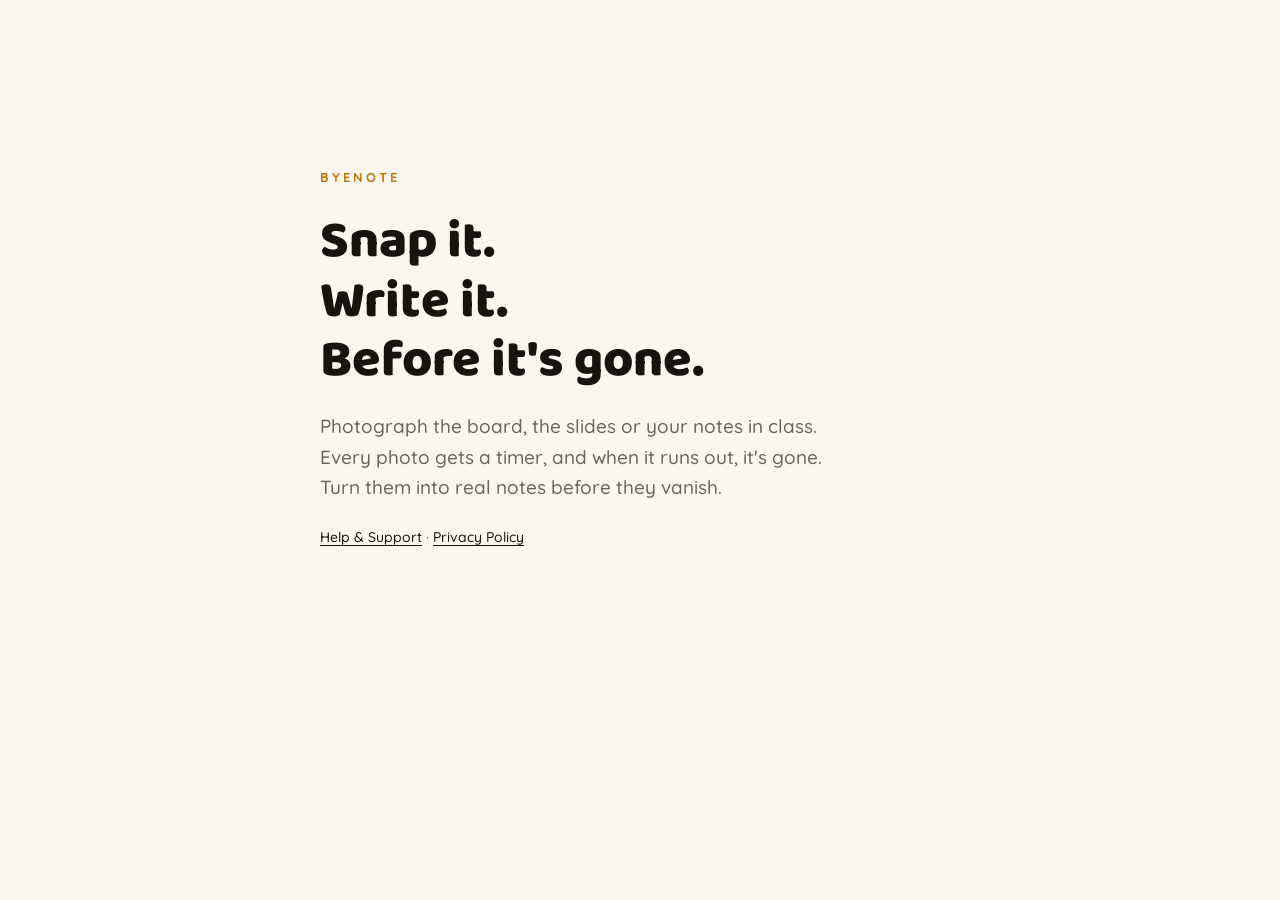
<file: index.html>
<!doctype html>
<html lang="en">
<head>
<meta charset="utf-8">
<meta name="viewport" content="width=device-width, initial-scale=1">
<title>Byenote – Snap it. Write it. Before it's gone.</title>
<meta name="description" content="Photograph your class notes and turn them into real notes before they vanish.">
<link rel="preconnect" href="https://fonts.googleapis.com">
<link rel="preconnect" href="https://fonts.gstatic.com" crossorigin>
<link href="https://fonts.googleapis.com/css2?family=Baloo+2:wght@700;800&family=Quicksand:wght@500;600;700&display=swap" rel="stylesheet">
<link rel="stylesheet" href="styles.css">
</head>
<body>
<main class="home">
  <p class="brand">BYENOTE</p>
  <h1 class="hero">Snap it.<br>Write it.<br>Before it's gone.</h1>
  <p class="lede">Photograph the board, the slides or your notes in class. Every photo gets a timer, and when it runs out, it's gone. Turn them into real notes before they vanish.</p>
  <p class="meta"><a href="support/">Help &amp; Support</a> · <a href="privacy/">Privacy Policy</a></p>
</main>
</body>
</html>
</file>
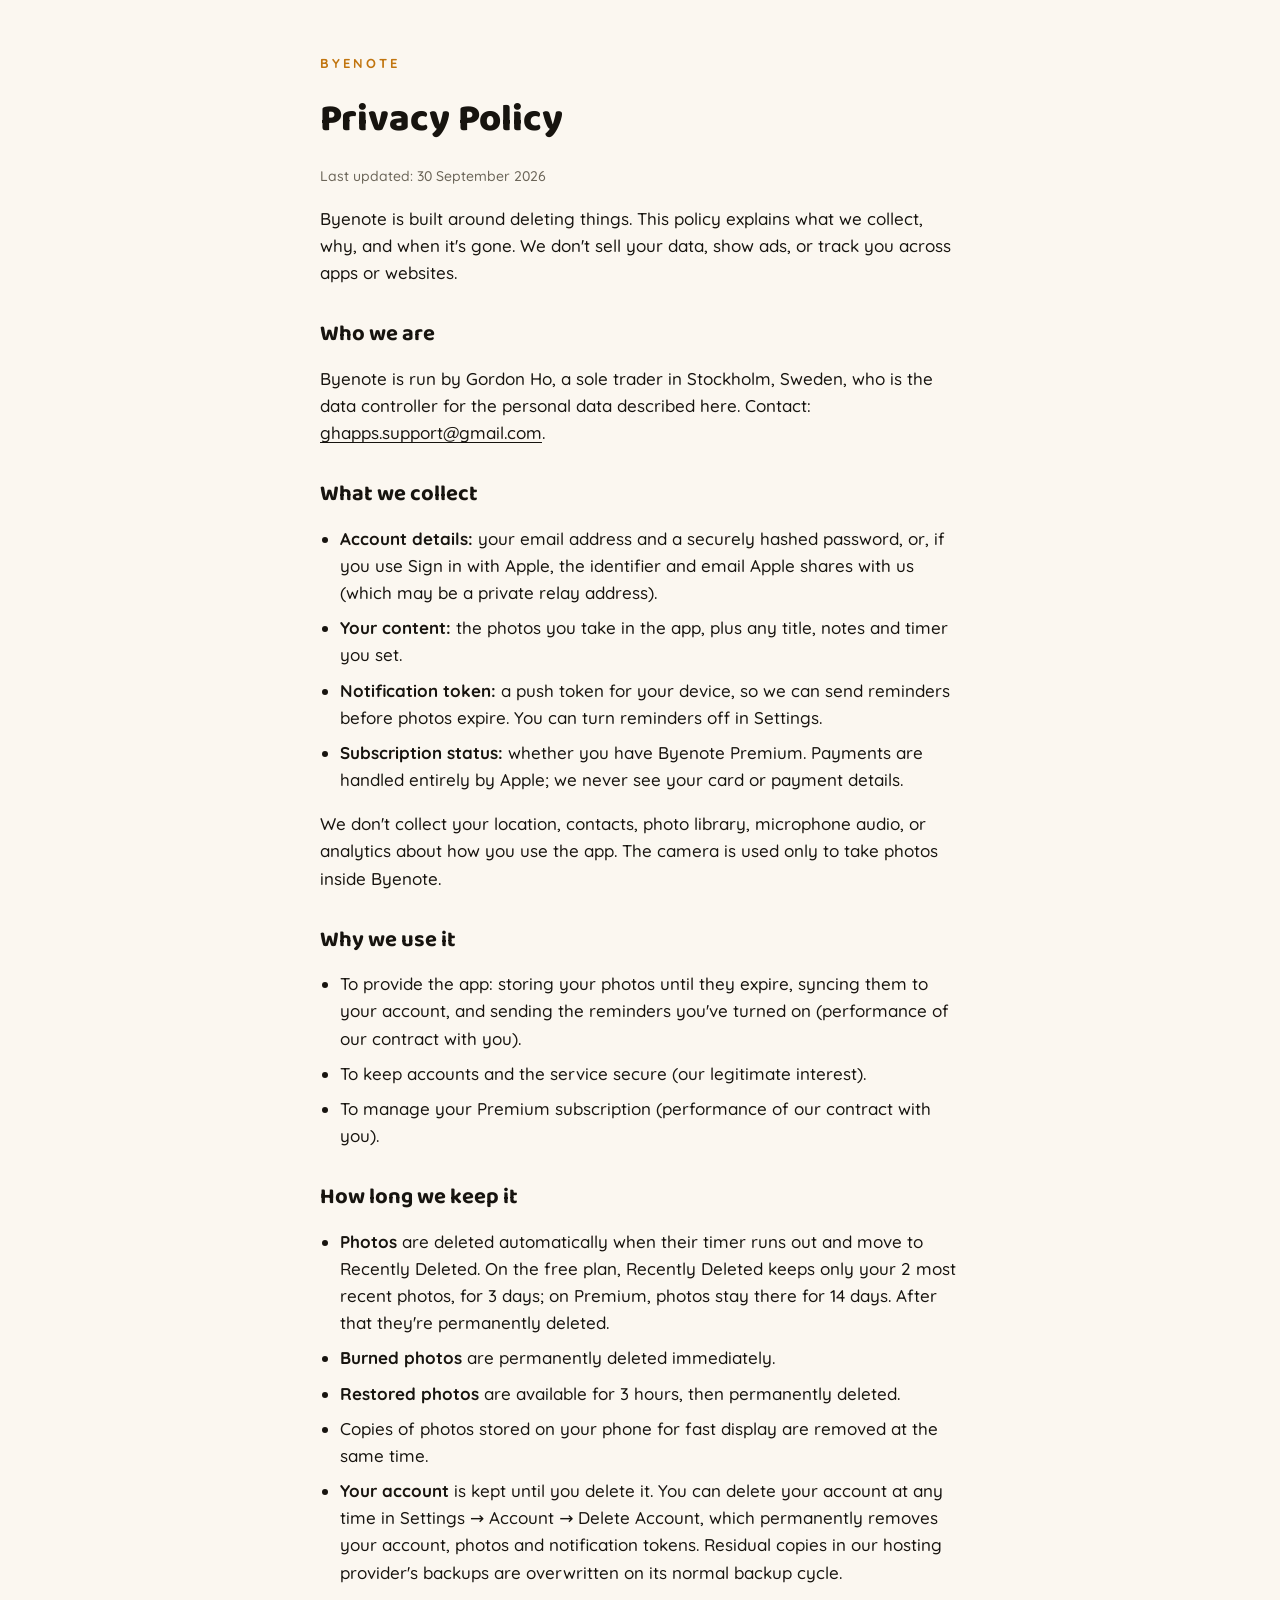
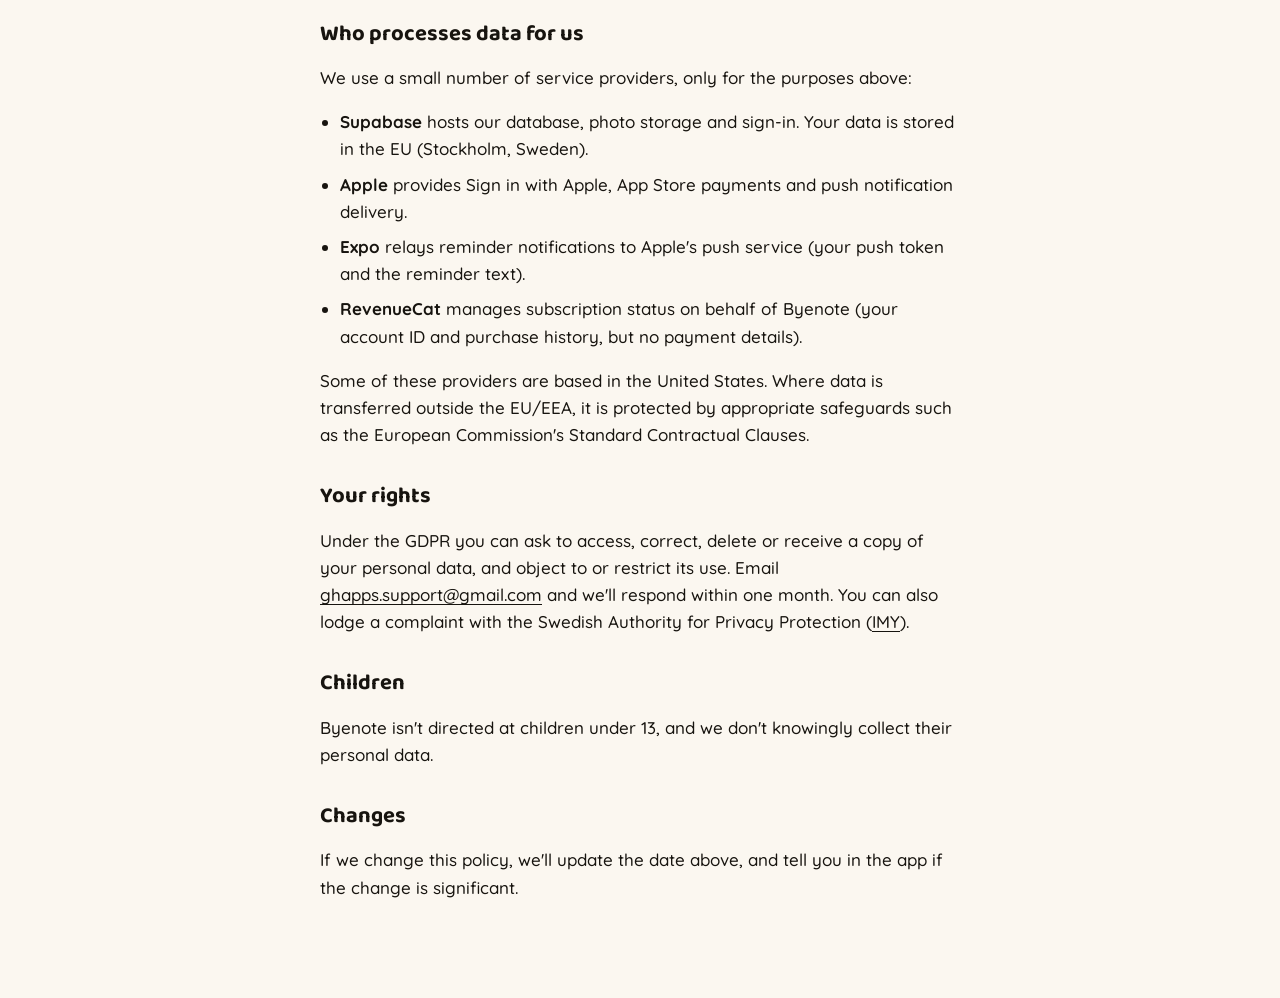
<file: privacy/index.html>
<!doctype html>
<html lang="en">
<head>
<meta charset="utf-8">
<meta name="viewport" content="width=device-width, initial-scale=1">
<title>Privacy Policy – Byenote</title>
<link rel="preconnect" href="https://fonts.googleapis.com">
<link rel="preconnect" href="https://fonts.gstatic.com" crossorigin>
<link href="https://fonts.googleapis.com/css2?family=Baloo+2:wght@700;800&family=Quicksand:wght@500;600;700&display=swap" rel="stylesheet">
<link rel="stylesheet" href="../styles.css">
</head>
<body>
<main>
  <a class="brand" href="../">BYENOTE</a>
  <h1>Privacy Policy</h1>
  <p class="meta">Last updated: 30 September 2026</p>

  <p>Byenote is built around deleting things. This policy explains what we collect, why, and when it's gone. We don't sell your data, show ads, or track you across apps or websites.</p>

  <h2>Who we are</h2>
  <p>Byenote is run by Gordon Ho, a sole trader in Stockholm, Sweden, who is the data controller for the personal data described here. Contact: <a href="mailto:ghapps.support@gmail.com">ghapps.support@gmail.com</a>.</p>

  <h2>What we collect</h2>
  <ul>
    <li><strong>Account details:</strong> your email address and a securely hashed password, or, if you use Sign in with Apple, the identifier and email Apple shares with us (which may be a private relay address).</li>
    <li><strong>Your content:</strong> the photos you take in the app, plus any title, notes and timer you set.</li>
    <li><strong>Notification token:</strong> a push token for your device, so we can send reminders before photos expire. You can turn reminders off in Settings.</li>
    <li><strong>Subscription status:</strong> whether you have Byenote Premium. Payments are handled entirely by Apple; we never see your card or payment details.</li>
  </ul>
  <p>We don't collect your location, contacts, photo library, microphone audio, or analytics about how you use the app. The camera is used only to take photos inside Byenote.</p>

  <h2>Why we use it</h2>
  <ul>
    <li>To provide the app: storing your photos until they expire, syncing them to your account, and sending the reminders you've turned on (performance of our contract with you).</li>
    <li>To keep accounts and the service secure (our legitimate interest).</li>
    <li>To manage your Premium subscription (performance of our contract with you).</li>
  </ul>

  <h2>How long we keep it</h2>
  <ul>
    <li><strong>Photos</strong> are deleted automatically when their timer runs out and move to Recently Deleted. On the free plan, Recently Deleted keeps only your 2 most recent photos, for 3 days; on Premium, photos stay there for 14 days. After that they're permanently deleted.</li>
    <li><strong>Burned photos</strong> are permanently deleted immediately.</li>
    <li><strong>Restored photos</strong> are available for 3 hours, then permanently deleted.</li>
    <li>Copies of photos stored on your phone for fast display are removed at the same time.</li>
    <li><strong>Your account</strong> is kept until you delete it. You can delete your account at any time in Settings → Account → Delete Account, which permanently removes your account, photos and notification tokens. Residual copies in our hosting provider's backups are overwritten on its normal backup cycle.</li>
  </ul>

  <h2>Who processes data for us</h2>
  <p>We use a small number of service providers, only for the purposes above:</p>
  <ul>
    <li><strong>Supabase</strong> hosts our database, photo storage and sign-in. Your data is stored in the EU (Stockholm, Sweden).</li>
    <li><strong>Apple</strong> provides Sign in with Apple, App Store payments and push notification delivery.</li>
    <li><strong>Expo</strong> relays reminder notifications to Apple's push service (your push token and the reminder text).</li>
    <li><strong>RevenueCat</strong> manages subscription status on behalf of Byenote (your account ID and purchase history, but no payment details).</li>
  </ul>
  <p>Some of these providers are based in the United States. Where data is transferred outside the EU/EEA, it is protected by appropriate safeguards such as the European Commission's Standard Contractual Clauses.</p>

  <h2>Your rights</h2>
  <p>Under the GDPR you can ask to access, correct, delete or receive a copy of your personal data, and object to or restrict its use. Email <a href="mailto:ghapps.support@gmail.com">ghapps.support@gmail.com</a> and we'll respond within one month. You can also lodge a complaint with the Swedish Authority for Privacy Protection (<a href="https://www.imy.se">IMY</a>).</p>

  <h2>Children</h2>
  <p>Byenote isn't directed at children under 13, and we don't knowingly collect their personal data.</p>

  <h2>Changes</h2>
  <p>If we change this policy, we'll update the date above, and tell you in the app if the change is significant.</p>
</main>
</body>
</html>
</file>
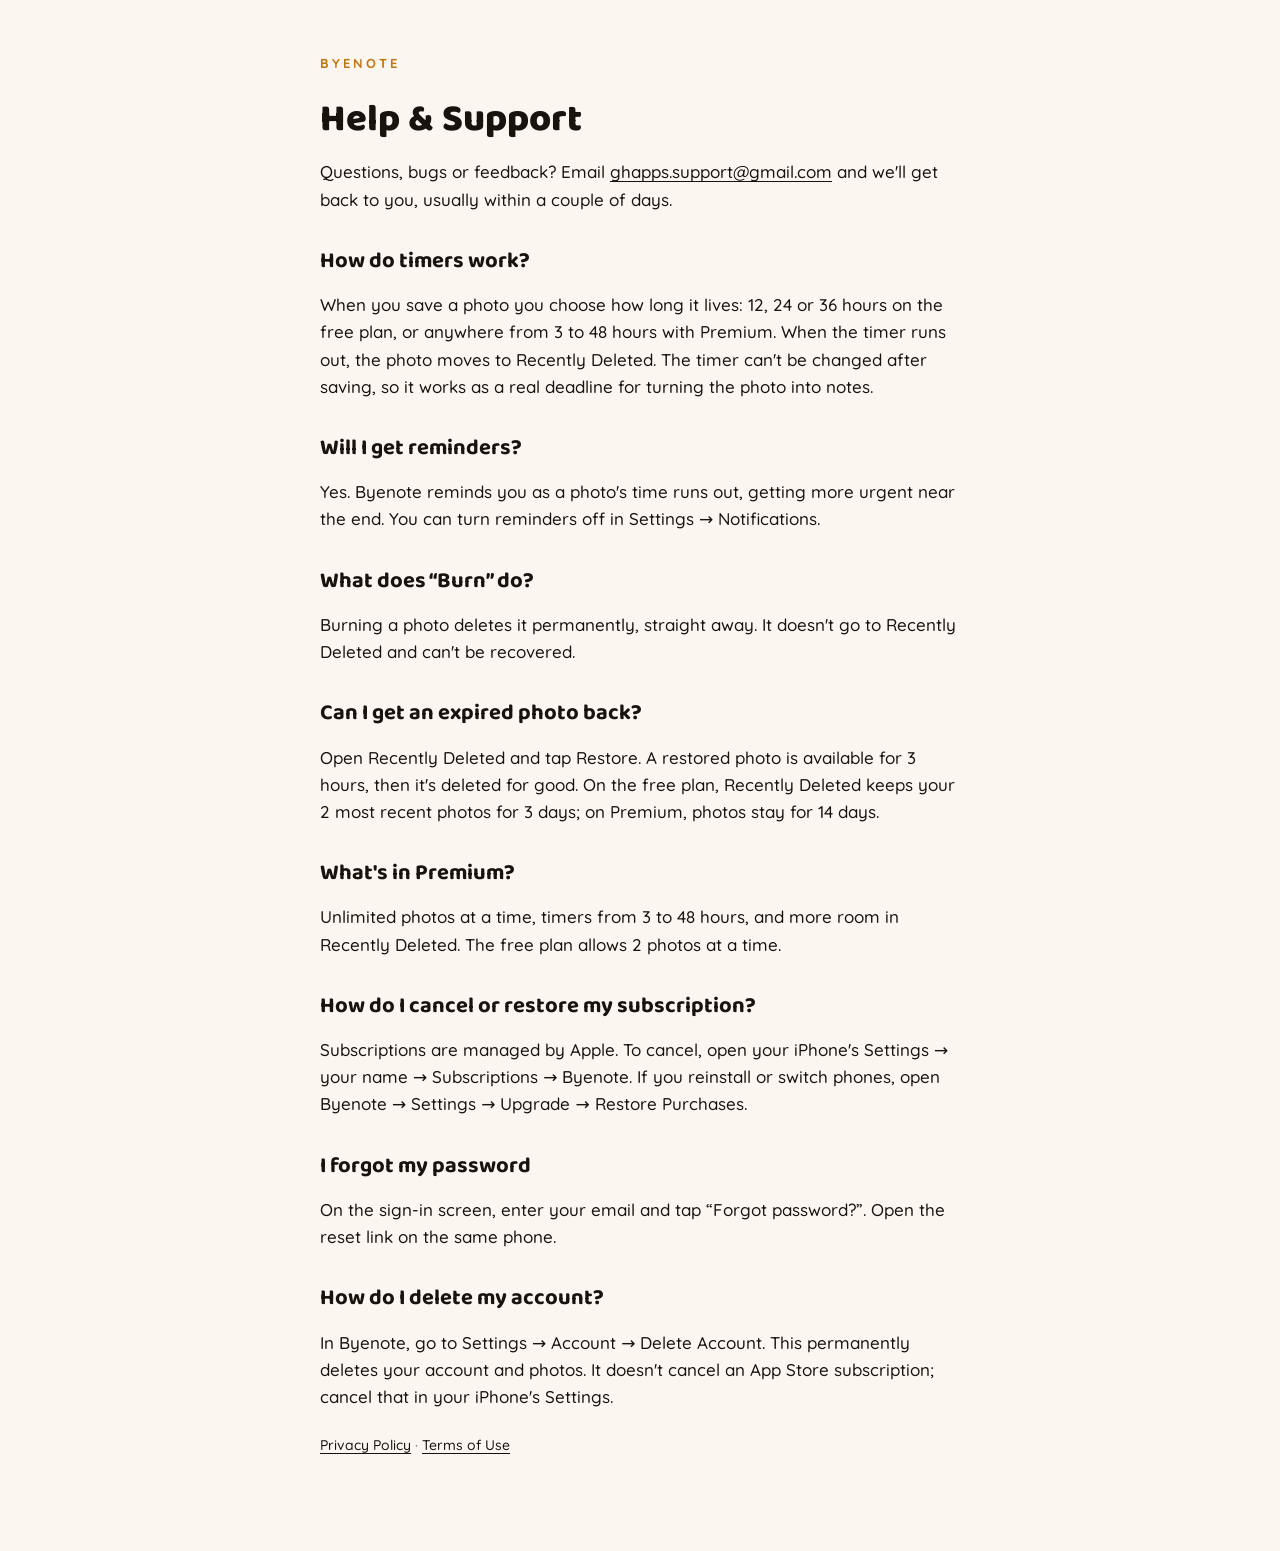
<file: support/index.html>
<!doctype html>
<html lang="en">
<head>
<meta charset="utf-8">
<meta name="viewport" content="width=device-width, initial-scale=1">
<title>Help &amp; Support – Byenote</title>
<link rel="preconnect" href="https://fonts.googleapis.com">
<link rel="preconnect" href="https://fonts.gstatic.com" crossorigin>
<link href="https://fonts.googleapis.com/css2?family=Baloo+2:wght@700;800&family=Quicksand:wght@500;600;700&display=swap" rel="stylesheet">
<link rel="stylesheet" href="../styles.css">
</head>
<body>
<main>
  <a class="brand" href="../">BYENOTE</a>
  <h1>Help &amp; Support</h1>
  <p>Questions, bugs or feedback? Email <a href="mailto:ghapps.support@gmail.com">ghapps.support@gmail.com</a> and we'll get back to you, usually within a couple of days.</p>

  <h2>How do timers work?</h2>
  <p>When you save a photo you choose how long it lives: 12, 24 or 36 hours on the free plan, or anywhere from 3 to 48 hours with Premium. When the timer runs out, the photo moves to Recently Deleted. The timer can't be changed after saving, so it works as a real deadline for turning the photo into notes.</p>

  <h2>Will I get reminders?</h2>
  <p>Yes. Byenote reminds you as a photo's time runs out, getting more urgent near the end. You can turn reminders off in Settings → Notifications.</p>

  <h2>What does “Burn” do?</h2>
  <p>Burning a photo deletes it permanently, straight away. It doesn't go to Recently Deleted and can't be recovered.</p>

  <h2>Can I get an expired photo back?</h2>
  <p>Open Recently Deleted and tap Restore. A restored photo is available for 3 hours, then it's deleted for good. On the free plan, Recently Deleted keeps your 2 most recent photos for 3 days; on Premium, photos stay for 14 days.</p>

  <h2>What's in Premium?</h2>
  <p>Unlimited photos at a time, timers from 3 to 48 hours, and more room in Recently Deleted. The free plan allows 2 photos at a time.</p>

  <h2>How do I cancel or restore my subscription?</h2>
  <p>Subscriptions are managed by Apple. To cancel, open your iPhone's Settings → your name → Subscriptions → Byenote. If you reinstall or switch phones, open Byenote → Settings → Upgrade → Restore Purchases.</p>

  <h2>I forgot my password</h2>
  <p>On the sign-in screen, enter your email and tap “Forgot password?”. Open the reset link on the same phone.</p>

  <h2>How do I delete my account?</h2>
  <p>In Byenote, go to Settings → Account → Delete Account. This permanently deletes your account and photos. It doesn't cancel an App Store subscription; cancel that in your iPhone's Settings.</p>

  <p class="meta"><a href="../privacy/">Privacy Policy</a> · <a href="https://www.apple.com/legal/internet-services/itunes/dev/stdeula/">Terms of Use</a></p>
</main>
</body>
</html>
</file>
<file: styles.css>
:root {
  --paper: #fbf7f0;
  --ink: #17140f;
  --muted: #6b6558;
  --accent: #c1750f;
  --line: #e4ddcc;
}

* {
  box-sizing: border-box;
}

body {
  margin: 0;
  background: var(--paper);
  color: var(--ink);
  font-family: 'Quicksand', system-ui, sans-serif;
  font-weight: 500;
  font-size: 17px;
  line-height: 1.6;
}

main {
  max-width: 680px;
  margin: 0 auto;
  padding: 48px 20px 80px;
}

.brand {
  display: inline-block;
  font-weight: 700;
  font-size: 13px;
  letter-spacing: 3px;
  color: var(--accent);
  text-decoration: none;
  margin: 0 0 24px;
}

h1,
h2 {
  font-family: 'Baloo 2', system-ui, sans-serif;
  line-height: 1.15;
}

h1 {
  font-weight: 800;
  font-size: 38px;
  margin: 0 0 8px;
}

h2 {
  font-weight: 700;
  font-size: 22px;
  margin: 36px 0 8px;
}

a {
  color: var(--ink);
  text-underline-offset: 3px;
}

ul {
  padding-left: 20px;
}

li {
  margin-bottom: 8px;
}

.meta {
  color: var(--muted);
  font-size: 14px;
  margin-top: 24px;
}

.home {
  padding-top: 18vh;
}

.hero {
  font-size: 52px;
  margin-bottom: 20px;
}

.lede {
  color: var(--muted);
  font-size: 19px;
  max-width: 520px;
}

@media (max-width: 480px) {
  h1 {
    font-size: 32px;
  }

  .hero {
    font-size: 42px;
  }
}
</file>
